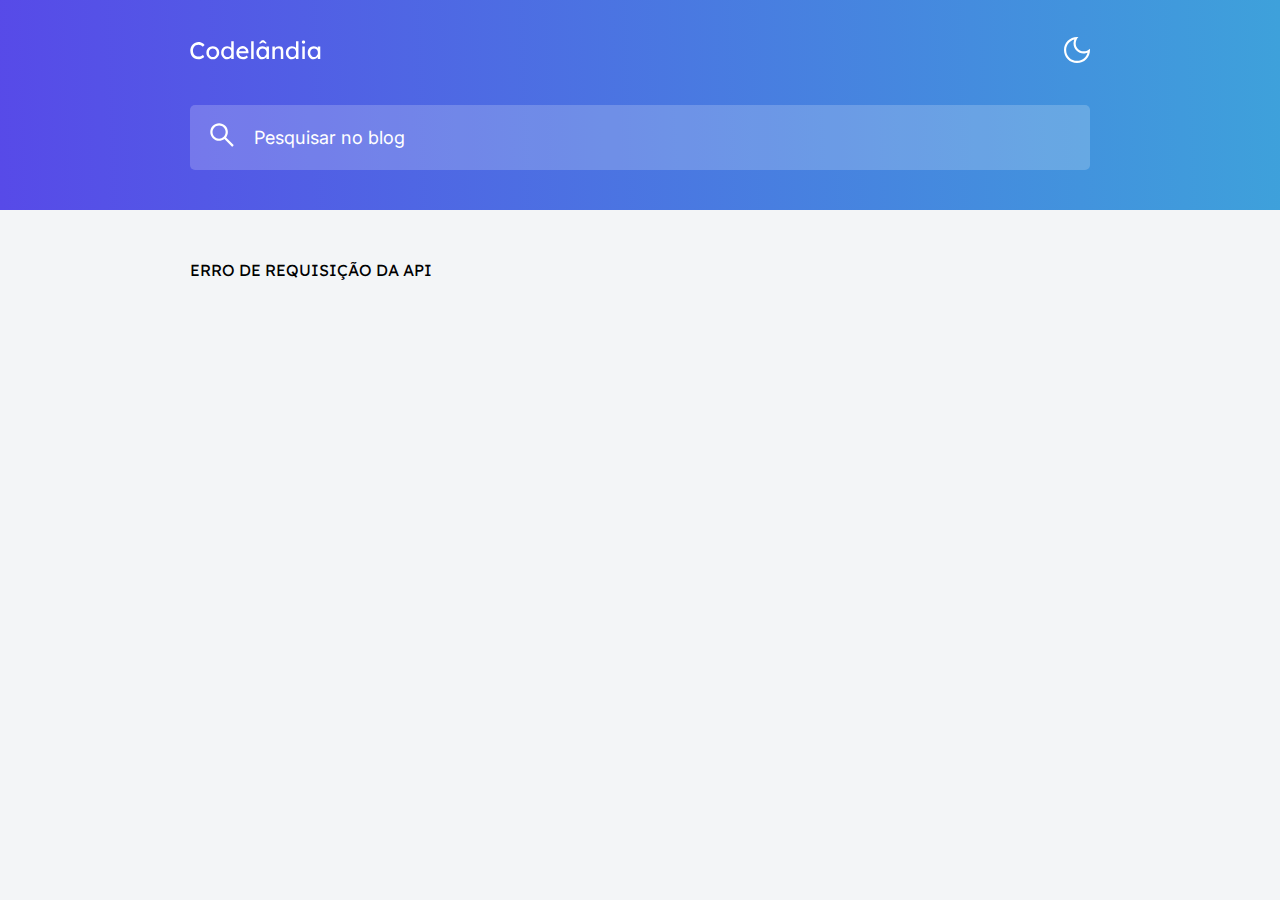
<file: desafio1-blog/index.html>
<!DOCTYPE html>
<html lang="pt-br">
<head>
    <meta charset="UTF-8">
    <meta http-equiv="X-UA-Compatible" content="IE=edge">
    <meta name="viewport" content="width=device-width, initial-scale=1.0">
    <meta name="description" content="Desafio Codelândia - Blog">
		<link rel="shortcut icon" href="./assets/imgs/icons/noticias.png" type="image/x-icon">
		<link rel="preconnect" href="https://fonts.googleapis.com">
		<link rel="preconnect" href="https://fonts.gstatic.com" crossorigin>
		<link href="https://fonts.googleapis.com/css2?family=Inter:wght@500&family=Lexend+Deca&display=swap" rel="stylesheet">
    <link rel="stylesheet" href="assets/css/style.css">
    <title>Codelândia | Blog</title>
	<link rel="stylesheet" href="https://fonts.googleapis.com/css2?family=Material+Symbols+Outlined:opsz,wght,FILL,GRAD@20..48,100..700,0..1,-50..200" />
</head>
<body>
    <header>		
		<nav class="container" aria-label="primaria">			
			<div class="container-menu">
				<a href="./index.html"><img src="./assets/imgs/icons/logo.svg" alt="Logo Codelândia"></a>								
				<div class="icon-box">
					<input type="checkbox" name="change-theme" id="change-theme">
					<label for="change-theme">
						<div class="icon-theme i-light"><img src="./assets/imgs/icons/light.svg" alt="Icone Tema claro" title="Tema claro"></div>
						<div class="icon-theme i-dark"><img src="./assets/imgs/icons/dark.svg" alt="Icone Tema escuro" title="Tema escuro"></div>
					</label>
				</div>
			</div>
			<div class="input-group">
				<span class="input-group-icon" ><img src="./assets/imgs/icons/lupa.svg" alt="icone Lupa"></span>				
				<input class="input" type="text" placeholder="Pesquisar no blog" id="boxsearch" />	
			</div>
		</nav>
    </header>
	<main>
		<div class="container container-main"></div>
	</main>	
	<script src="./assets/js/script.js"></script>
</body> 
</html>
</file>
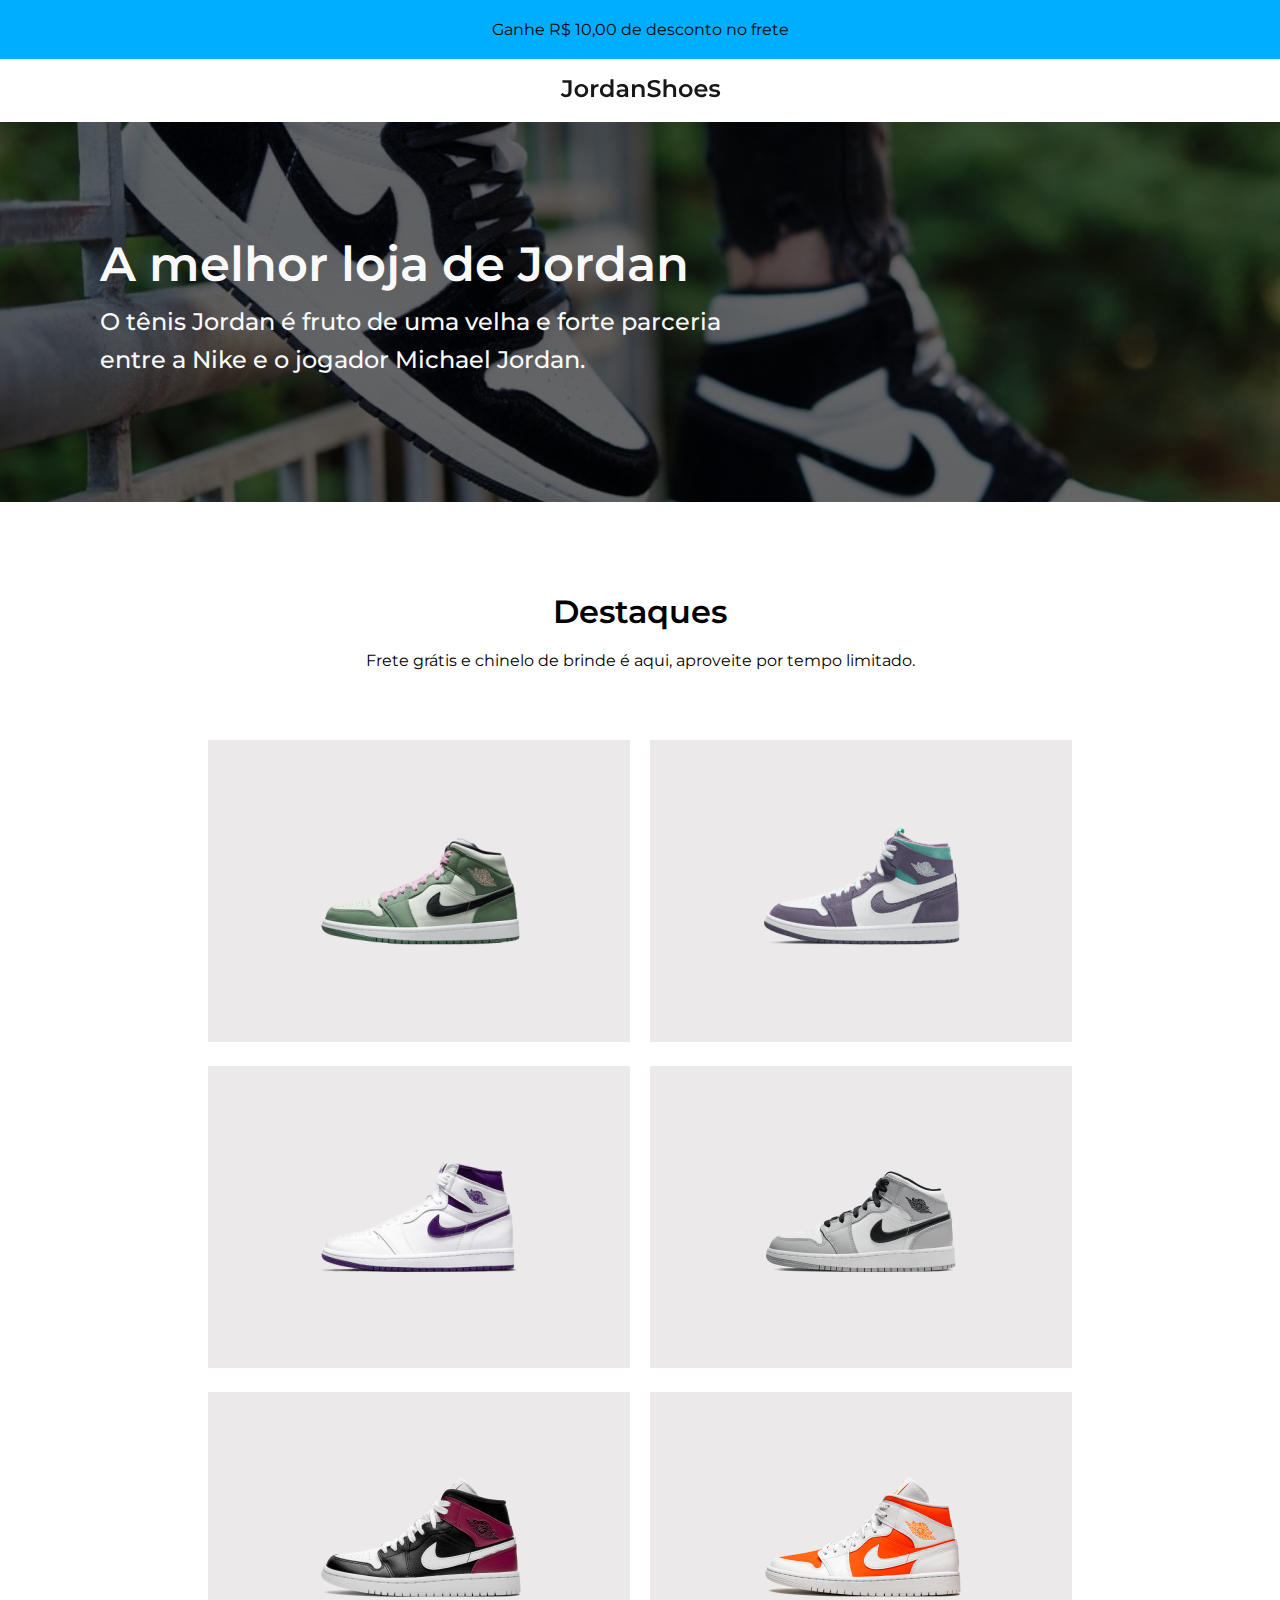
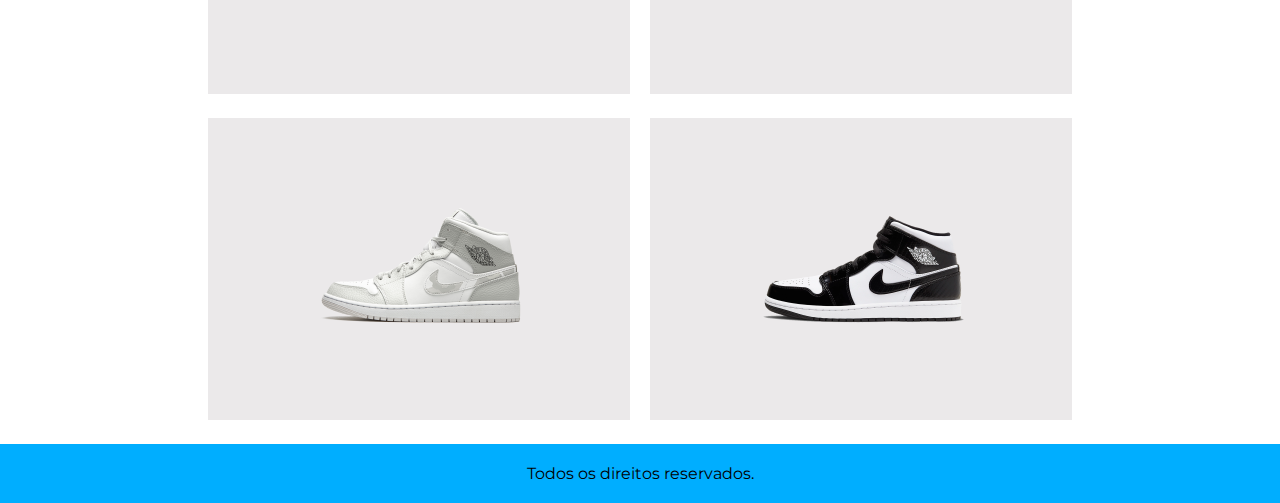
<file: desafio2-products/index.html>
<!DOCTYPE html>
<html lang="pt-br">
<head>
  <meta charset="UTF-8">
  <meta name="viewport" content="width=device-width, initial-scale=1.0">
  <link rel="shortcut icon" href="assets/imgs/icon/favicon.svg" type="image/x-icon">
  <link rel="preconnect" href="https://fonts.googleapis.com">
  <link rel="preconnect" href="https://fonts.gstatic.com" crossorigin>
  <link href="https://fonts.googleapis.com/css2?family=Montserrat:wght@500;600&display=swap" rel="stylesheet">
  <link rel="preload" href="assets/css/style.min.css" as="style">
  <link rel="stylesheet" href="assets/css/style.min.css">
  <title>Jordan Shoes</title>
</head>
<body>
  <header>
    <div class="text-center bg-cor-1 padx-20">
      <p>Ganhe R$ 10,00 de desconto no frete</p>
    </div>
    <div class="container mx-center text-center padx-20">
      <a href="index.html"><img  src="assets/imgs/icon/logo.svg" alt="Logo Jordan Shoes"></a>
    </div>
    <div class="header-img">
        <div class="container padx-20 block-text lh">
          <h1 class="xl-text">A melhor loja de Jordan</h1>
          <p class="md-text">O tênis Jordan é fruto de uma velha e forte parceria entre a Nike e o jogador Michael Jordan.</p>
        </div>
    </div>
  </header>
  <main>
    <section class="container text-center main-text mx-center">
      <h2 class="lg-text">Destaques</h2>
      <p>Frete grátis e chinelo de brinde é aqui, aproveite por tempo limitado. </p>
    </section>
    <section>
      <ul class="container mx-center list-products">
        <li class="product-item">
          <img class="pad-item" src="assets/imgs/photos/t1.png" alt="tênis 1">
        </li>
        <li class="product-item">
          <img class="pad-item" src="assets/imgs/photos/t2.png" alt="tênis 1">
        </li>
        <li class="product-item">
          <img class="pad-item" src="assets/imgs/photos/t3.png" alt="tênis 1">
        </li>
        <li class="product-item">
          <img class="pad-item" src="assets/imgs/photos/t4.png" alt="tênis 1">
        </li>
        <li class="product-item">
          <img class="pad-item" src="assets/imgs/photos/t5.png" alt="tênis 1">
        </li>
        <li class="product-item">
          <img class="pad-item" src="assets/imgs/photos/t6.png" alt="tênis 1">
        </li>
        <li class="product-item">
          <img class="pad-item" src="assets/imgs/photos/t7.png" alt="tênis 1">
        </li>
        <li class="product-item">
          <img class="pad-item" src="assets/imgs/photos/t8.png" alt="tênis 1">
        </li>        
      </ul>
    </section>
  </main>
  <footer class="pad-top-100">
    <div class="text-center bg-cor-1 padx-20">
      <p>Todos os direitos reservados.</p>
    </div>
  </footer>
</body>
</html>
</file>
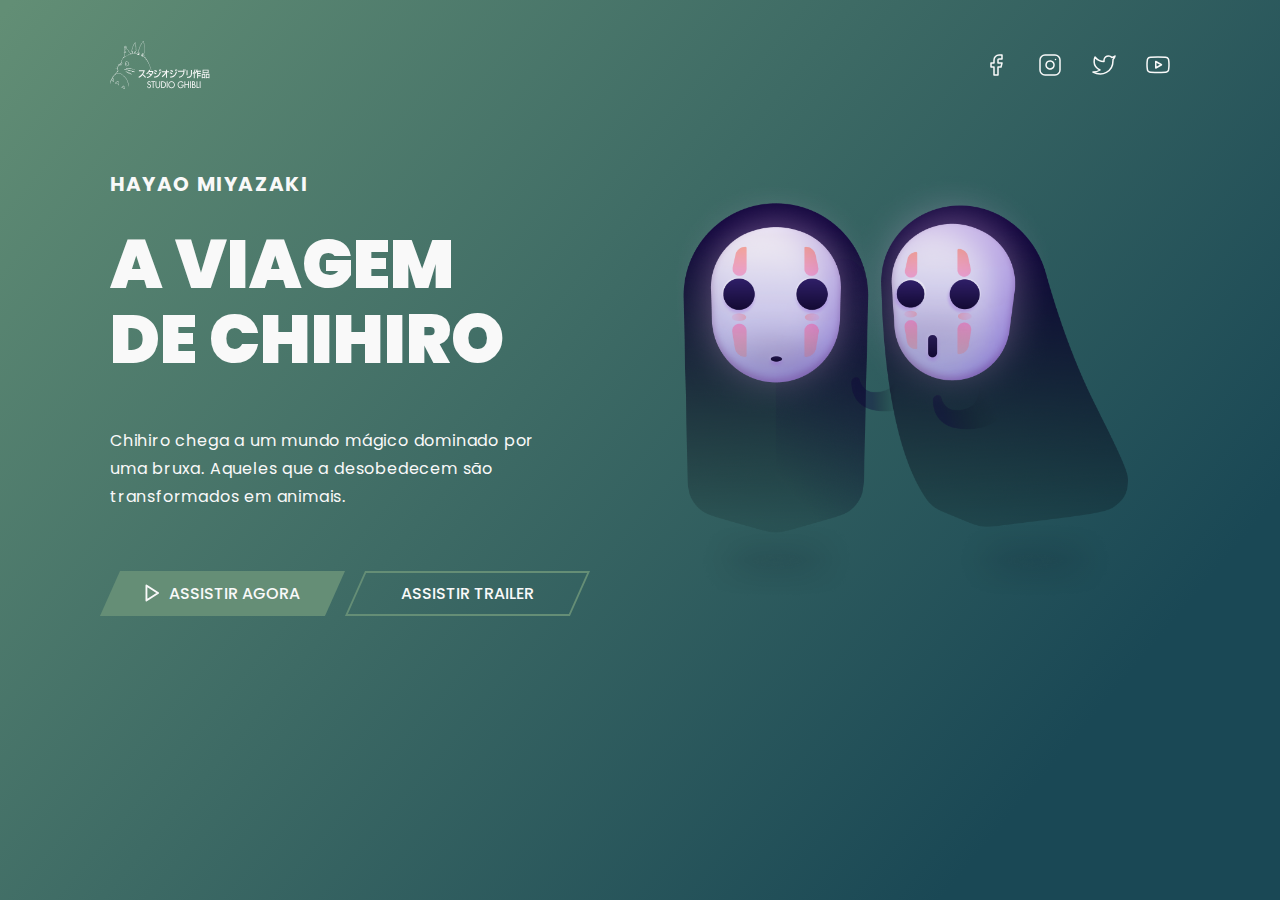
<file: desafio3-landing-page-chihiro/index.html>
<!DOCTYPE html>
<html lang="pt-br">
<head>
  <meta charset="UTF-8">
  <meta name="viewport" content="width=device-width, initial-scale=1.0">
  <meta name="description" content="Apresentação do filme As Viagens de Chihiro">
  <link rel="stylesheet" href="./assets/css/style.min.css">  
  <link rel="preconnect" href="https://fonts.googleapis.com">
  <link rel="preconnect" href="https://fonts.gstatic.com" crossorigin>
  <link href="https://fonts.googleapis.com/css2?family=Poppins:wght@400;500;700;900&display=swap" rel="stylesheet">
  <title>As viagens de Chihiro</title>
</head>
<body>
  <header>
    <div class="header container">
      <a href="./index.html"><img src="./assets/imgs/logo.svg" alt="Logo As Viagens de Chihiro"></a>      
      <ul class="header-menu">
        <li id="header-menu-item">
          <img class="item-rede-social" src="./assets/imgs/rede-social/facebook.svg" alt="facebook">
        </li>
        <li id="header-menu-item">
          <img class="item-rede-social" src="./assets/imgs/rede-social/instagram.svg" alt="instagram">
        </li>
        <li id="header-menu-item">
          <img class="item-rede-social" src="./assets/imgs/rede-social/twitter.svg" alt="twitter">
        </li>
        <li id="header-menu-item">
          <img class="item-rede-social" src="./assets/imgs/rede-social/youtube.svg" alt="youtube">
        </li>
      </ul>
    </div>
  </header>
  <main>
    <div class="main container">
      <section class="font-family cor-0">
        <div class="main-content">
          <span class="font-bold txt-md main-span">HAYAO MIYAZAKI</span>
          <h1 class="txt-lg main-title font-black">A VIAGEM <br> DE CHIHIRO</h1>
        </div>
          <p class="txt-sm font-regular main-text">Chihiro chega a um mundo mágico dominado por  uma bruxa. Aqueles que a desobedecem são transformados em animais.</p>
        <div class="main-btns">
          <button class="main-btn btn-agora">
            <img src="./assets/imgs/seta.svg" alt="Seta">
            <span class="txt-sm font-medium cor-0 font-family">Assistir agora</span>
          </button>
          <button class="main-btn btn-trailer">
            <span class="txt-sm font-medium cor-0 font-family">Assistir trailer</span>
          </button>
        </div>
      </section>
      <div class="main-img">
        <img src="./assets/imgs/ilustracao.png" alt="Foto do Chihiro">
      </div>      
    </div>
  </main>
</body>
</html>
</file>
<file: desafio1-blog/assets/css/style.css>
*{
    margin: 0;
    padding: 0;
    box-sizing: border-box;    
}
:root {
    --background: #F3F5F7;    
    --iconFavorite: #574AE8;
    --newsSection: #FFF;  
    --title: #313131;
    --text: #979797;    
    --linear: linear-gradient(88.27deg, #574AE8 0%, #3EA1DB 100%);
    --font-primary: 'Lexend Deca', sans-serif;
    --font2-secondary: 'Inter', sans-serif;
}
body{
    background-color: var(--background);
    font-family: var(--font-primary);   
    overflow-x: hidden;
    transition: all .3s ease-out;
    padding-top: 10rem;    
}
header{
    background-image: var(--linear);
    padding: 0 1.25rem 2.5rem 1.25rem;
    position: fixed;
    width: 100%;
    top: 0;
    left: 0;
    z-index:1;
}
a{
    text-decoration: none;
}
.container{
    max-width: 56.25rem;
    margin: 0 auto;
    display: flex;
    flex-direction: column;
    gap: 1px;
} 
.container-menu{
    display: flex;
    justify-content: space-between;
    padding: 2.5rem 0 2.5rem 0 ;
    align-items: center;    
}
.input-group{
    width: 100%;
    height: 4.05rem;
    background-color: rgba(255, 255, 255, 0.2);    
    outline: none;
    border: none;
    border-radius: 5px;
    display: flex;
    align-items: center;
    gap: 1.25rem;    
}
.icon-box{
    display: flex;
    align-items: center;    
}
.icon-box label{
    display: flex; 
    align-items: center; 
    height: 20px;
}
.icon-theme img{
    width: 26px;
    height: 26px;
    cursor: pointer;
    transition: .2s;    
}
.icon-theme img:hover{
    scale: 1.2;    
}
.input-group-icon{
    margin-left: 1.25rem;
}
.input-group input{
    background-color: transparent;
    width: inherit;
    border: none;
    outline: none;
    font-size: 1.13rem;
    font-family: var(--font2-secondary);
}
.input-group input::placeholder{
    color: #fff;
}
/**********FIM HEADER*********/
/********INICIO MAIN*********/
main{
    padding: 6.25rem 1.25rem;
}
.container-main{
    display: flex;
    flex-direction: column;
    gap: 3.13rem;
}
.content-group{
    background-color: var(--newsSection);
    height: auto;
    padding: 1.56rem;
    border-radius: 5px;
    box-shadow: 0px 0px 10px rgba(19, 19, 31, 0.05);
    transition: all .3s;
}
.content-group:hover{
    scale: 1.1;box-shadow: 0px 0px 10px rgba(19, 19, 31, 0.30);
}
.main-btn{
    border: none;
    background-color: transparent;
}
.content-details{
    display: flex;
    justify-content: space-between;
    margin-bottom: 1.38rem;    
}
.content-details time{
    color: var(--text);
}
.icon {
    fill: var(--newsSection);
    stroke: var(--iconFavorite);
    stroke-width: 10;
    transition: fill 0.3s;
    cursor: pointer;
  }  
.icon.filled,
.icon:hover {
    fill: var(--iconFavorite);
}
.title-text{
    font-size: 1.63rem;
    font-weight: normal;
    color: var(--title);
    margin-bottom: .5rem;
}
.text{
    font-size: 1.13rem;
    color: var(--text);
    line-height: 2rem;
}
input[type="checkbox"]{
    display: none;
}
input{
    color: var(--newsSection) ;
}
.dark .container-main{
    color: var(--newsSection);
}
.i-light, .dark .i-dark{
    display: none;
}
.dark .i-light {
    display: block;
}
.dark{
    background-color: #181717;
}
.dark header{
    background-image: linear-gradient(90deg, #27235C 0%, #0C557A 100%);
}
.dark .content-group{
    background-color: #313131;
}
.dark .title-text{
    color:#7ABDFF ;
}
.dark .icon{
    fill: #313131; 
    stroke: #43C1B2;
}
.dark .icon.filled,
.dark .icon:hover {
    fill: #43C1B2 ;
}
@media (max-width: 500px) {
    header{        
        padding: 0rem 1.25rem 1.5rem 1.25rem;
    }
    body{       
        padding-top: 8rem;
        overflow-x: hidden;
    }
    main{
        padding: 3.13rem 1.25rem;
    }
    .container-main{       
        gap: 1rem;
    }   
    .content-group:hover{
        scale: 1;        
    }
    .container-menu{
        padding: 1.2rem 0 2.5rem 0 ;
    }
    .input-group{
        height: 2.5rem;
    }
    .input-group input, 
    .content-details span, 
    .content-text p {
        font-size: .88rem;
    }    
    .content-text h2{
        font-size: 1.13rem;
    }   
    .content-text p{
        line-height: 1.63rem;
    }
}
</file>
<file: desafio2-products/assets/css/style.min.css>
*{margin:0;padding:0;box-sizing:border-box;list-style:none}.container{max-width:107.5rem}.mx-center{margin:0 auto}.text-center{text-align:center}.padx-20{padding:1.25rem 0}:root{--font:'Montserrat',sans-serif}body{font-family:var(--font)}.xl-text{font-size:48px;font-weight:600}.lg-text{font-size:32px;font-weight:600}.md-text{font-size:24px;font-weight:500}@media (max-width:650px){.xl-text{font-size:28px;font-weight:600}.md-text{font-size:16px;font-weight:500}}:root{--cor-0:#F9F9F9;--cor-1:#00AEFF;--cor-2:#181818;--cor-3:#EBE9EA;--cor-4:#474747}.cor-0{color:var(--cor-0)}.bg-cor-1{background-color:var(--cor-1)}.cor-2{color:var(--cor-2)}.cor-3{color:var(--cor-3)}.cor-4{color:var(--cor-4)}.header-img{width:100%;height:23.75rem;object-fit:fill;background:linear-gradient(rgba(0,0,0,.6),rgba(0,0,0,.6)),url('../imgs/bg/bg.jpeg');background-position:center;background-repeat:no-repeat;background-size:cover;color:var(--cor-0);display:flex;align-items:center}.block-text{display:flex;flex-direction:column;gap:1.25rem;padding-left:6.25rem}.lh{line-height:2.38rem}.header-img p{max-width:40ch}@media (max-width:650px){.block-text{padding-left:1.25rem}}.main-text{display:flex;flex-direction:column;gap:1.25rem;padding:4.38rem 0}.pad-item{padding:4.75rem 5.38rem;background-color:var(--cor-3)}.list-products{display:flex;flex-wrap:wrap;gap:1.25rem;justify-content:center}main{padding:0 20px;margin:1.25rem}@media (max-width:500px){.pad-item{padding:4.13rem 3.5rem}}
</file>
<file: desafio3-landing-page-chihiro/assets/css/style.min.css>
*{margin:0;padding:0;box-sizing:border-box;list-style:none;text-decoration:none}body{background:linear-gradient(130.02deg,#628e75 .66%,#1a4855 83.32%);background-repeat:no-repeat;background-position:center;background-size:cover;height:100vh}.container{max-width:1100px;margin:0 auto;padding:0 1.25rem}:root{--font-txt:'Poppins',sans-serif}.font-family{font-family:var(--font-txt)}.txt-lg{font-size:4.25rem}.txt-md{font-size:1.25rem}.txt-sm{font-size:1rem}.font-black{font-weight:900}.font-bold{font-weight:700}.font-regular{font-weight:400}.font-medium{font-weight:500}@media (max-width:600px){.txt-lg{font-size:3.25rem}}:root{--cor-0:#F9F9F9;--cor-1:#658E76}.cor-0{color:var(--cor-0)}.cor-1{color:var(--cor-1)}.header{display:flex;align-items:center;justify-content:space-between;padding-top:2.56rem;padding-bottom:4.69rem}.header-menu{display:flex;gap:1.88rem}@media (max-width:1000px){.header{padding-top:1.56rem;padding-bottom:0}}.main{display:grid;grid-template-columns:repeat(2,1fr);gap:3.25rem;overflow-x:hidden}.main-content{display:flex;flex-direction:column;gap:1.75rem;max-width:100%}.main-span{letter-spacing:.1rem}.main-title{line-height:4.69rem;margin-bottom:3.13rem}.main-text{line-height:1.75rem;margin-bottom:3.75rem;letter-spacing:.05em;max-width:45ch}.main-btns{display:flex;gap:1.25rem}.main-btn{text-transform:uppercase;width:14.06rem;height:2.81rem;transform:skew(-24deg);border:none}.main-btn img,.main-btn span{transform:skew(24deg)}.btn-agora,.btn-trailer{display:flex;align-items:center;justify-content:center}.btn-agora{gap:.63rem;background-color:var(--cor-1)}.btn-trailer{background-color:transparent;border:2px solid var(--cor-1)}.main-img img{height:auto;max-width:100%}@media (max-width:1000px){main{display:flex;align-items:center;align-self:center}.main{grid-template-columns:1fr;gap:0}.main-img{grid-row:1;max-width:300px;margin:0 auto}}@media (max-width:600px){.main-img{max-width:250px}.btn-trailer{display:none}.main-title{line-height:3.69rem;margin-bottom:1.13rem}}
</file>
